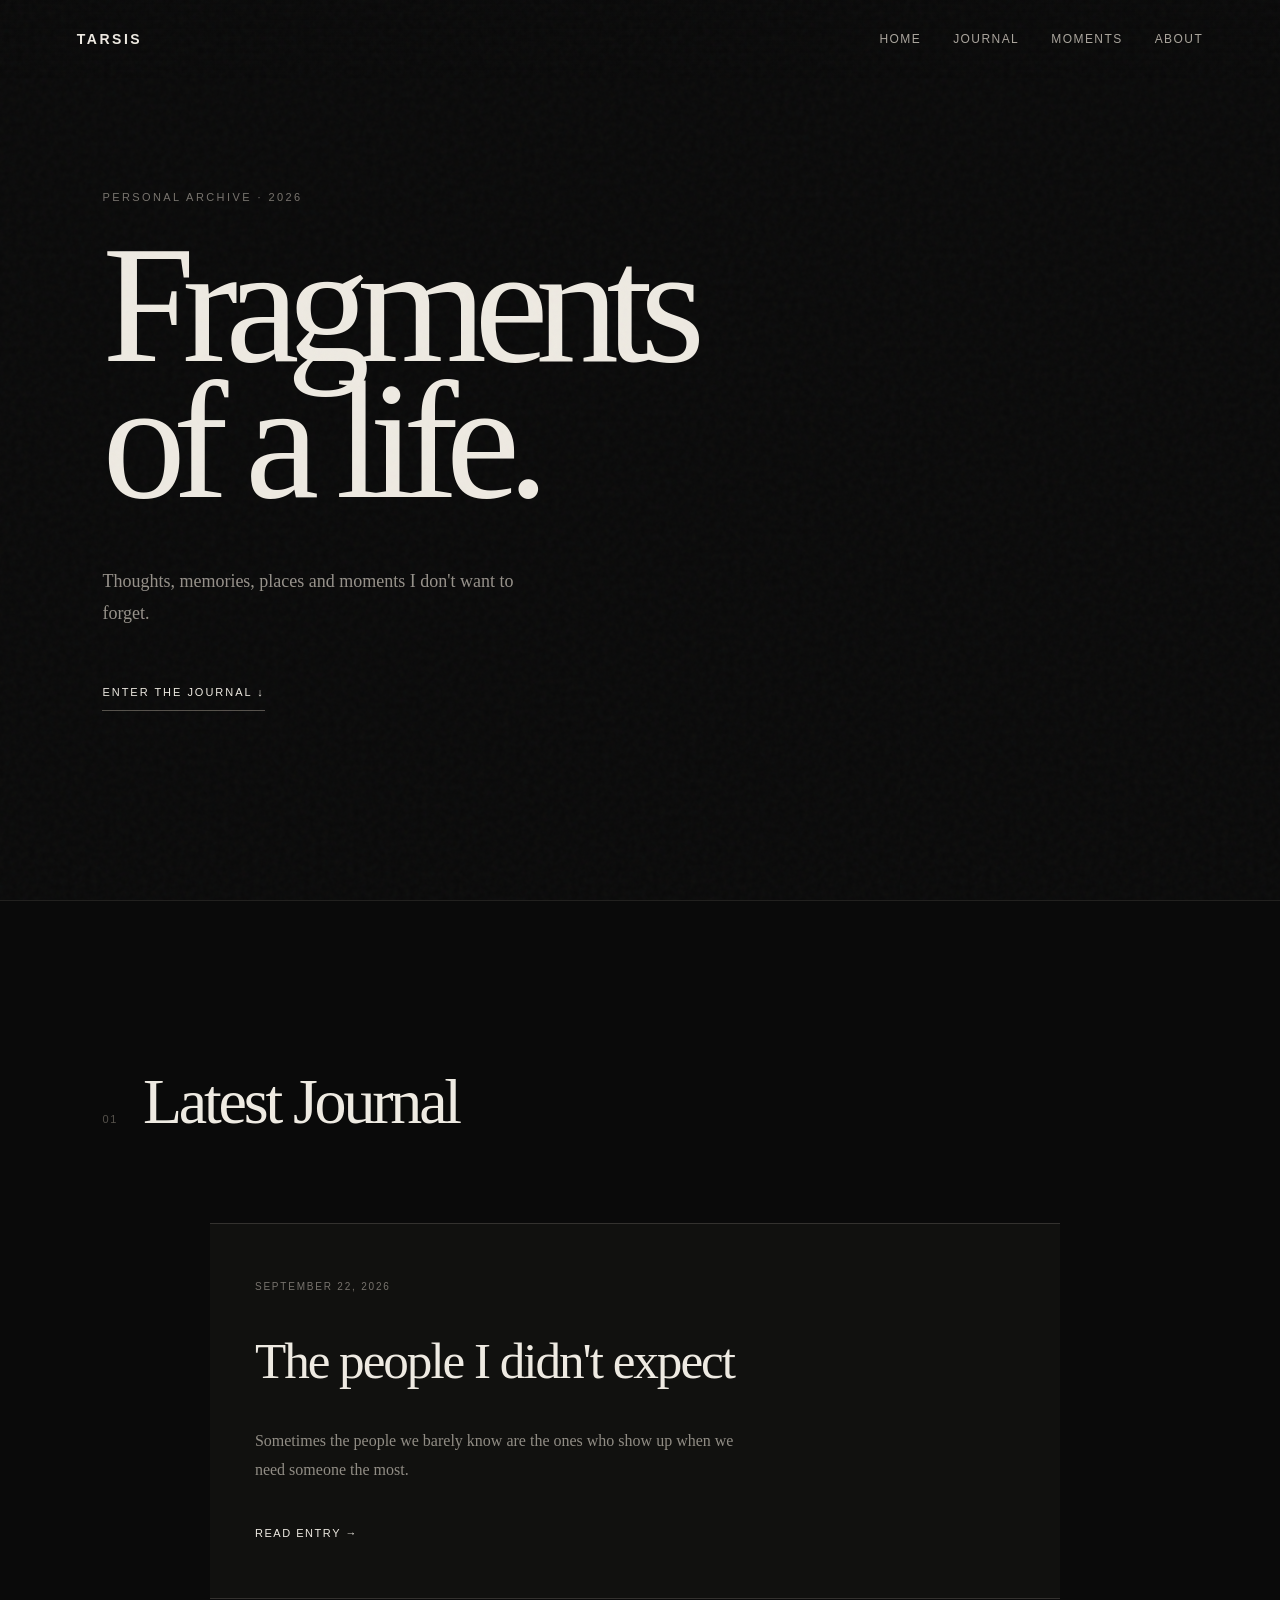
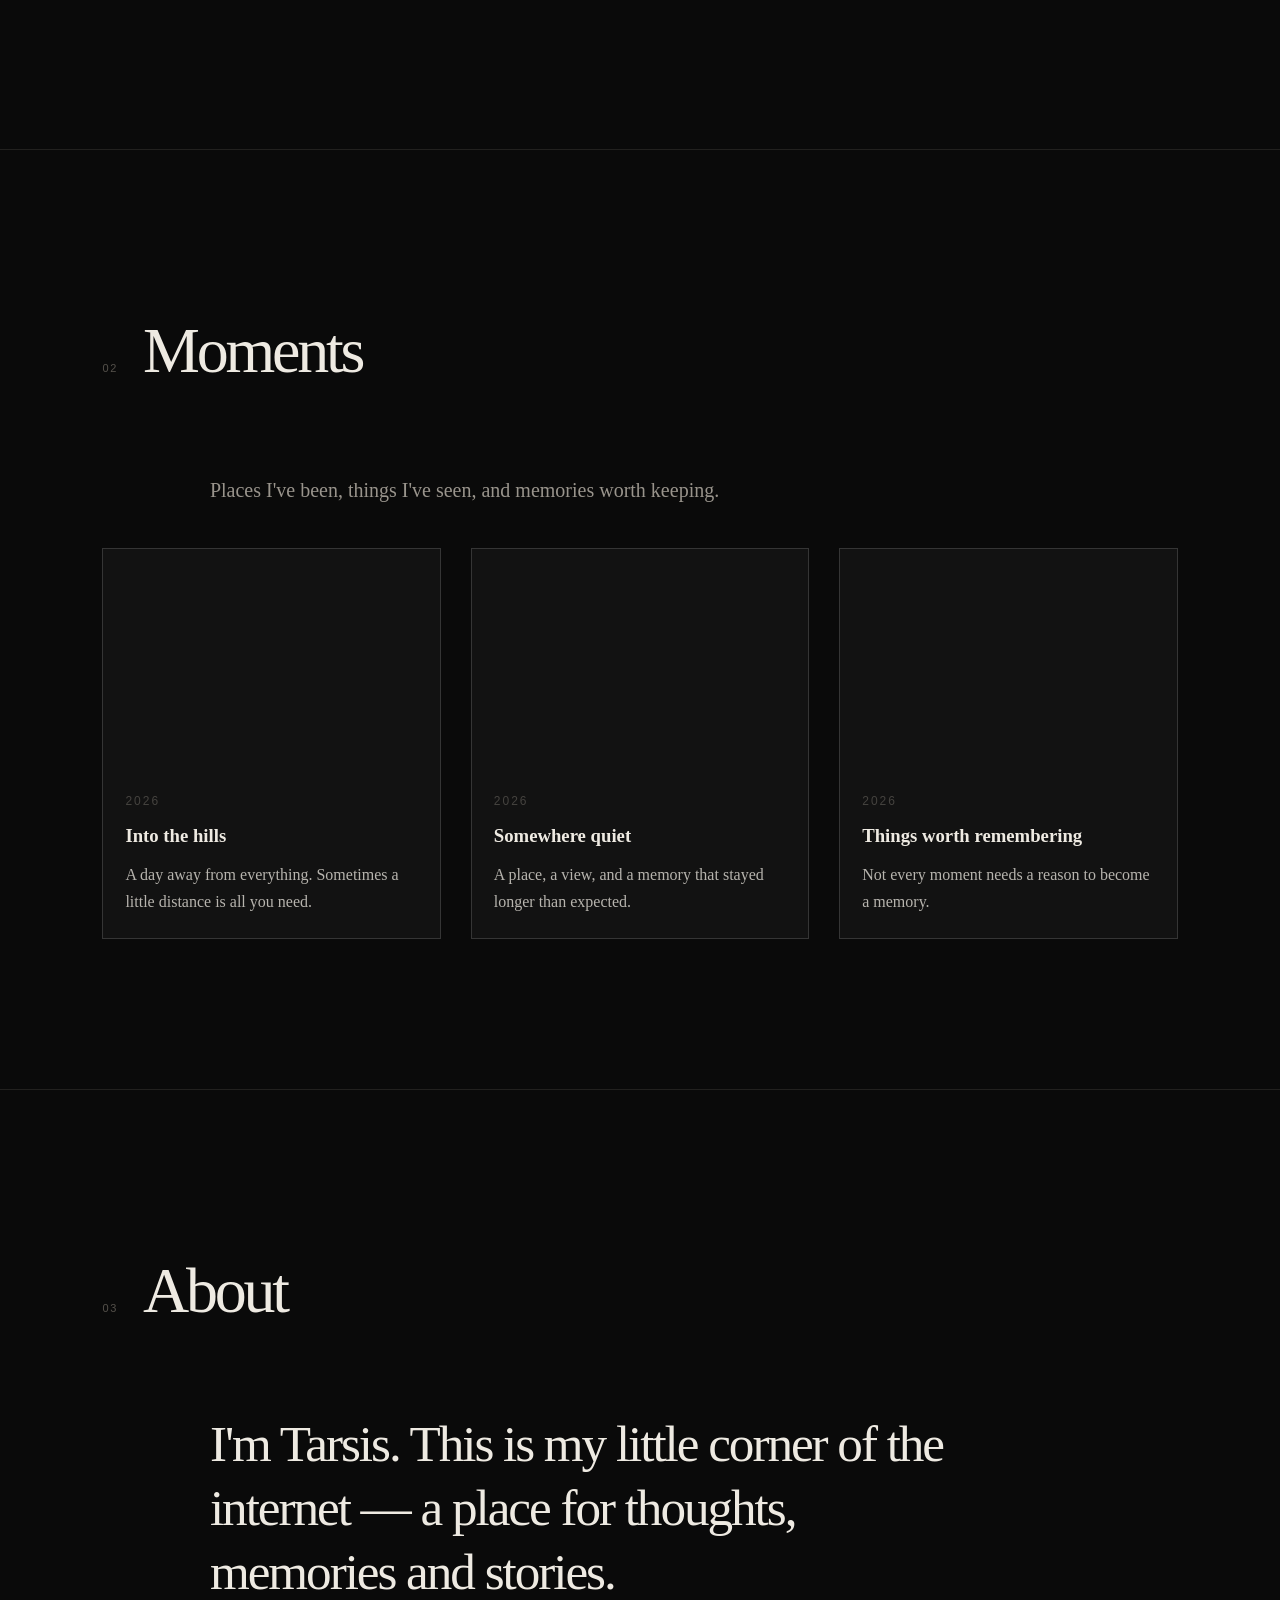
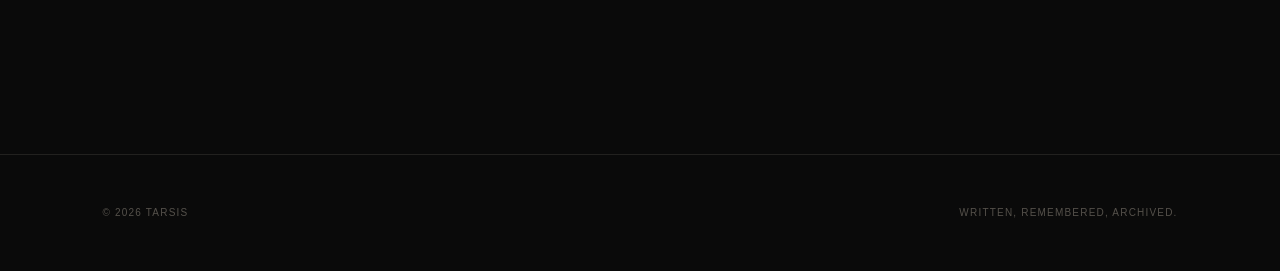
<file: index.html>
<!DOCTYPE html>
<html lang="en">

<head>
    <meta charset="UTF-8">
    <meta name="viewport" content="width=device-width, initial-scale=1.0">

    <title>Tarsis — Journal</title>

    <link rel="stylesheet" href="style.css">
</head>

<body>

    <!-- Navigation -->
    <header class="navbar">

        <a href="index.html" class="logo">TARSIS</a>
        <nav>
            <a href="index.html">Home</a>
            <a href="journal-01.html">Journal</a>
            <a href="#moments">Moments</a>
            <a href="index.html#about">About</a>
        </nav>

    </header>


    <!-- Hero -->
    <main>

        <section class="hero">

            <p class="eyebrow">PERSONAL ARCHIVE · 2026</p>

            <h1>
                Fragments<br>
                of a life.
            </h1>

            <p class="intro">
                Thoughts, memories, places and moments
                I don't want to forget.
            </p>

            <a href="#journal" class="enter">
                Enter the journal ↓
            </a>

        </section>


        <!-- Journal -->
        <section id="journal" class="section">

            <div class="section-heading">
                <span>01</span>
                <h2>Latest Journal</h2>
            </div>

            <article class="journal-card">

                <p class="date">SEPTEMBER 22, 2026</p>

                <h3>
                    The people I didn't expect
                </h3>

                <p>
                    Sometimes the people we barely know
                    are the ones who show up when we need
                    someone the most.
                </p>

                <a href="journal-01.html">Read entry →</a>

            </article>

        </section>


        <!-- Moments -->
<section id="moments" class="section">

    <div class="section-heading">
        <span>02</span>
        <h2>Moments</h2>
    </div>

    <p class="section-text">
        Places I've been, things I've seen,
        and memories worth keeping.
    </p>

    <div class="moments-grid">

        <article class="moment-card">
            <div class="moment-image moment-one"></div>
            <div class="moment-content">
                <p class="date">2026</p>
                <h3>Into the hills</h3>
                <p>
                    A day away from everything.
                    Sometimes a little distance is all you need.
                </p>
            </div>
        </article>

        <article class="moment-card">
            <div class="moment-image moment-two"></div>
            <div class="moment-content">
                <p class="date">2026</p>
                <h3>Somewhere quiet</h3>
                <p>
                    A place, a view, and a memory
                    that stayed longer than expected.
                </p>
            </div>
        </article>

        <article class="moment-card">
            <div class="moment-image moment-three"></div>
            <div class="moment-content">
                <p class="date">2026</p>
                <h3>Things worth remembering</h3>
                <p>
                    Not every moment needs a reason
                    to become a memory.
                </p>
            </div>
        </article>

    </div>

</section>


        <!-- About -->
        <section id="about" class="section about">

            <div class="section-heading">
                <span>03</span>
                <h2>About</h2>
            </div>

            <p class="about-text">
                I'm Tarsis. This is my little corner
                of the internet — a place for thoughts,
                memories and stories.
            </p>

        </section>

    </main>


    <!-- Footer -->
    <footer>

        <p>© 2026 Tarsis</p>

        <p>Written, remembered, archived.</p>

    </footer>

</body>

</html>
</file>
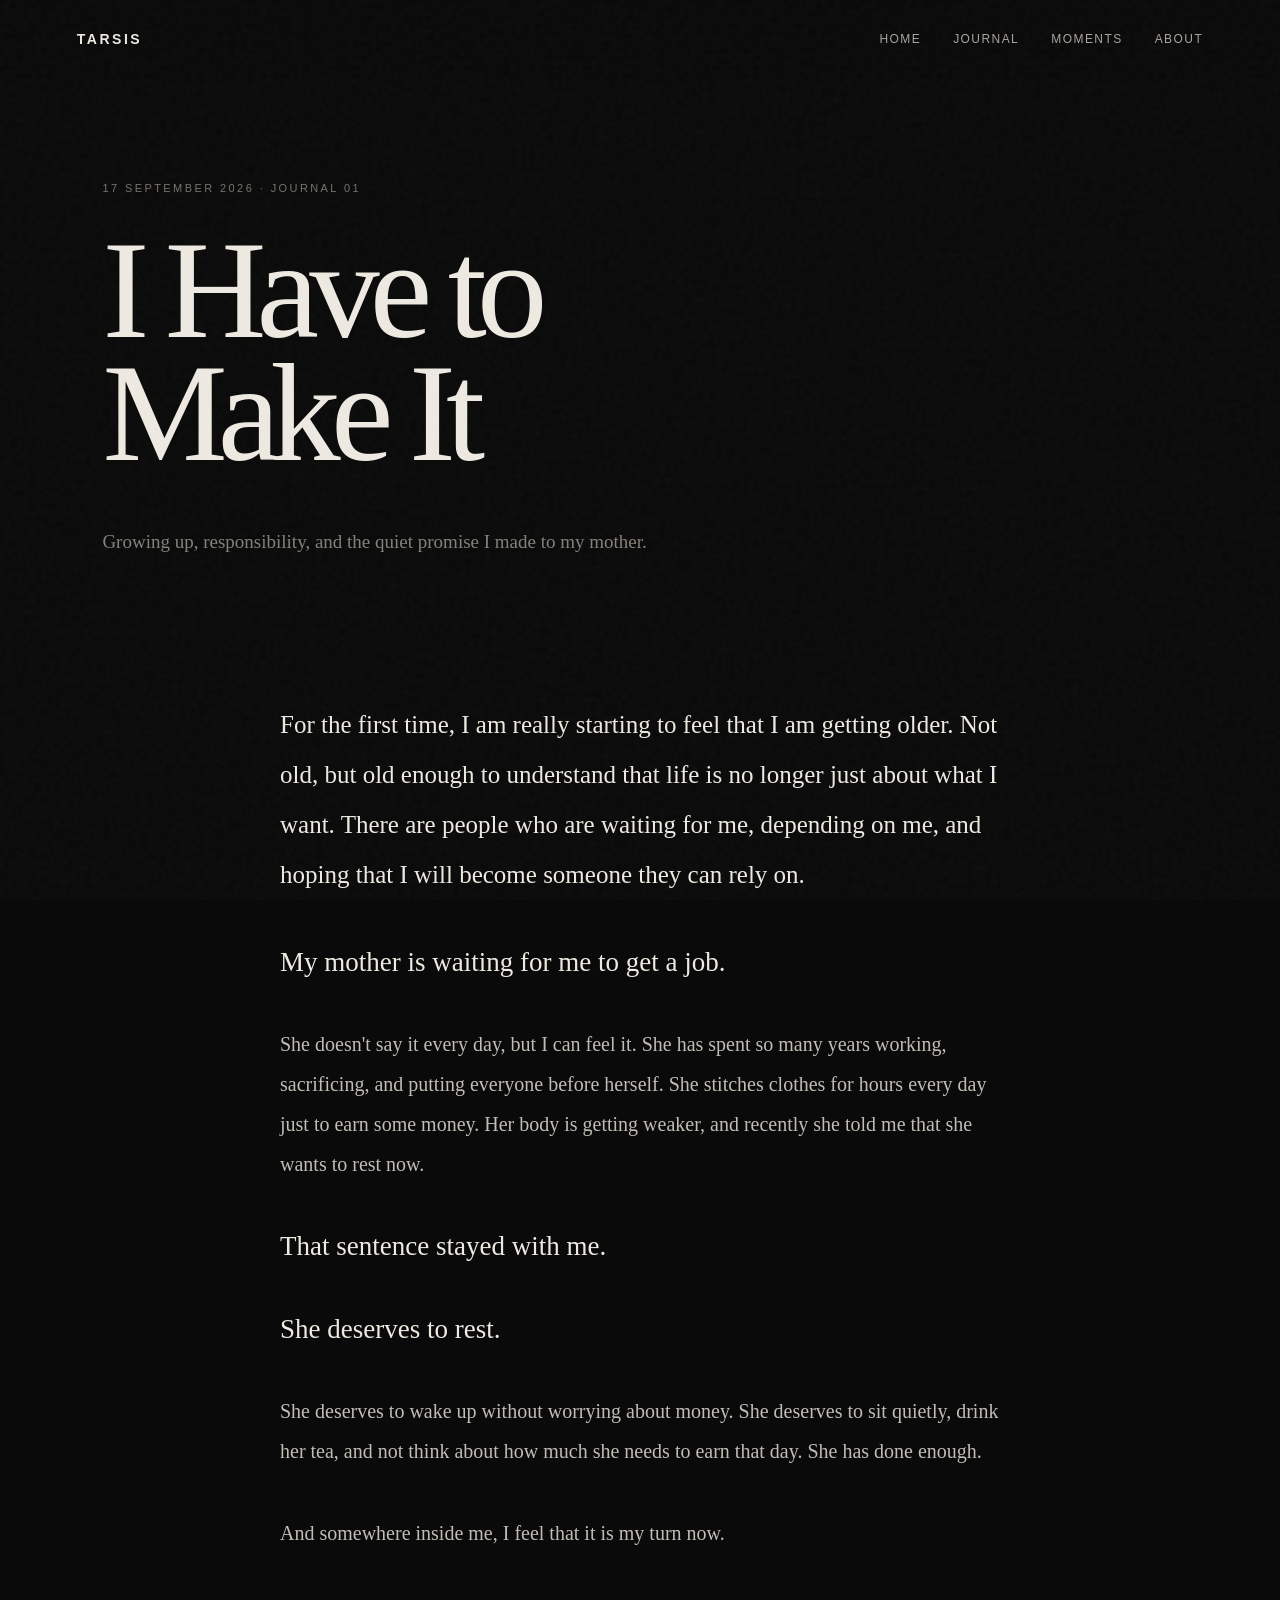
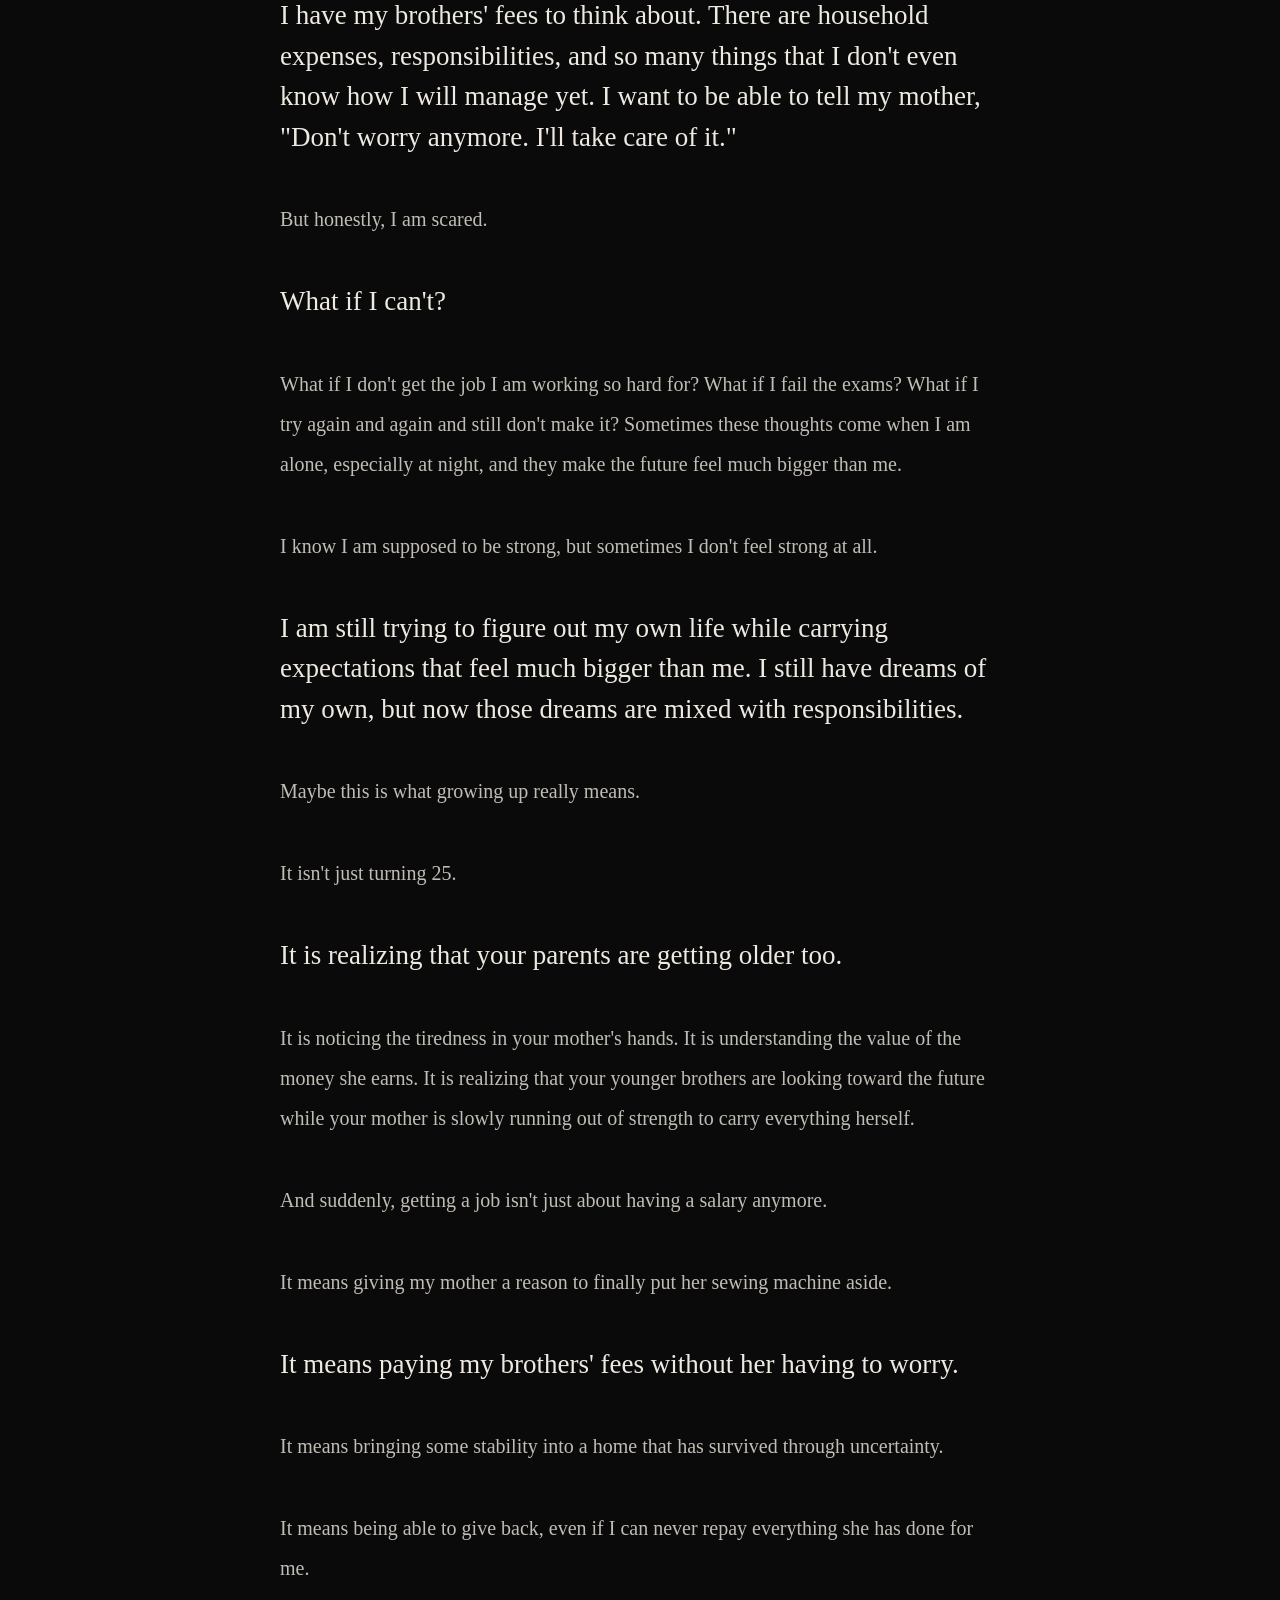
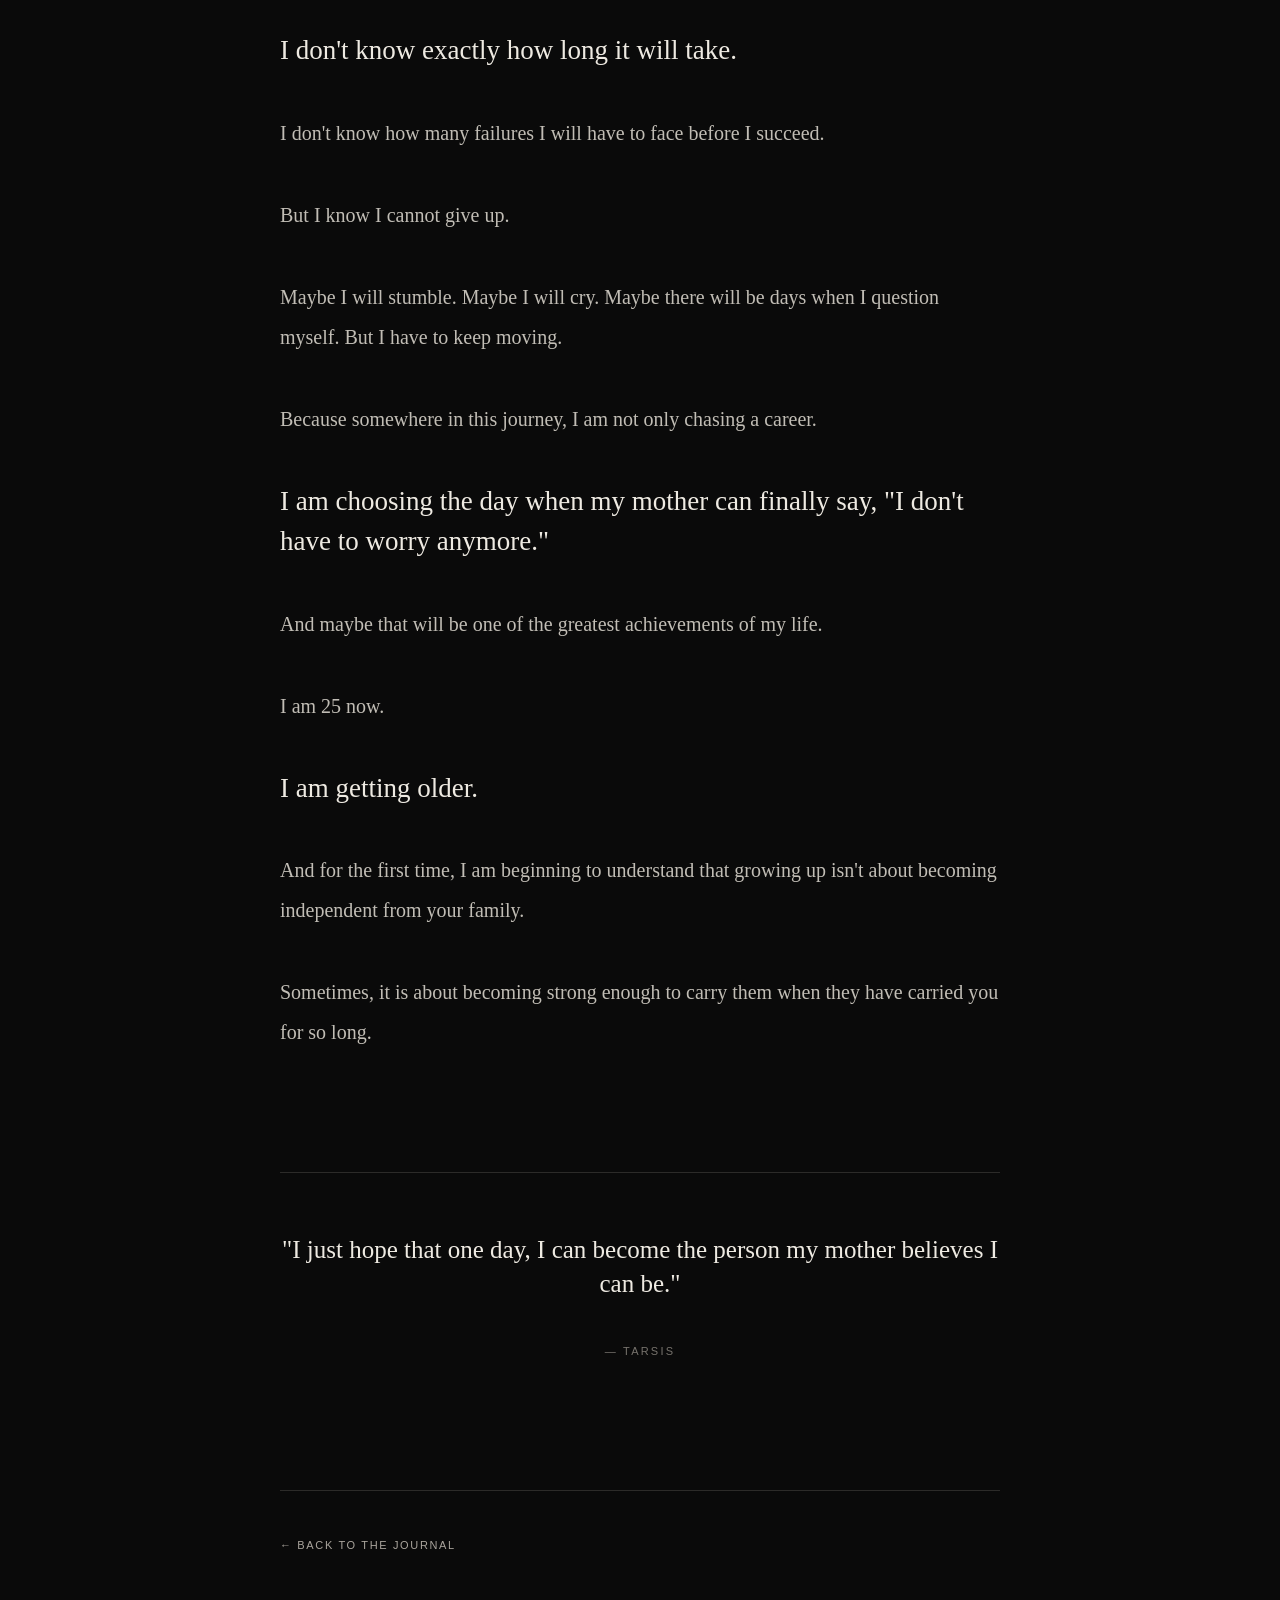
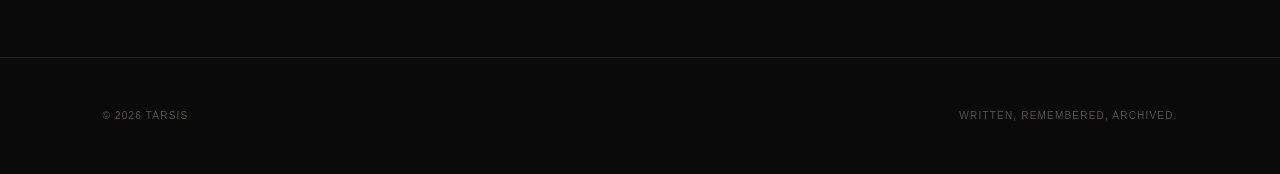
<file: journal-01.html>
<!DOCTYPE html>
<html lang="en">

<head>
    <meta charset="UTF-8">
    <meta name="viewport" content="width=device-width, initial-scale=1.0">

    <title>I Have to Make It — Tarsis</title>

    <link rel="stylesheet" href="style.css">
</head>

<body>

    <header class="navbar">

        <a href="index.html" class="logo">TARSIS</a>

        <nav>
            <a href="index.html">Home</a>
            <a href="index.html#journal">Journal</a>
            <a href="index.html#moments">Moments</a>
            <a href="index.html#about">About</a>
        </nav>

    </header>


    <main class="journal-page">

        <div class="journal-header">

            <p class="eyebrow">17 SEPTEMBER 2026 · JOURNAL 01</p>

            <h1>I Have to<br>Make It</h1>

            <p class="journal-subtitle">
                Growing up, responsibility, and the quiet promise
                I made to my mother.
            </p>

        </div>


        <article class="journal-content">

            <p>
                For the first time, I am really starting to feel
                that I am getting older. Not old, but old enough to
                understand that life is no longer just about what I want.
                There are people who are waiting for me, depending on me,
                and hoping that I will become someone they can rely on.
            </p>

            <p>
                My mother is waiting for me to get a job.
            </p>

            <p>
                She doesn't say it every day, but I can feel it.
                She has spent so many years working, sacrificing,
                and putting everyone before herself. She stitches
                clothes for hours every day just to earn some money.
                Her body is getting weaker, and recently she told me
                that she wants to rest now.
            </p>

            <p>
                That sentence stayed with me.
            </p>

            <p>
                She deserves to rest.
            </p>

            <p>
                She deserves to wake up without worrying about money.
                She deserves to sit quietly, drink her tea, and not
                think about how much she needs to earn that day.
                She has done enough.
            </p>

            <p>
                And somewhere inside me, I feel that it is my turn now.
            </p>

            <p>
                I have my brothers' fees to think about. There are
                household expenses, responsibilities, and so many things
                that I don't even know how I will manage yet.
                I want to be able to tell my mother,
                "Don't worry anymore. I'll take care of it."
            </p>

            <p>
                But honestly, I am scared.
            </p>

            <p>
                What if I can't?
            </p>

            <p>
                What if I don't get the job I am working so hard for?
                What if I fail the exams? What if I try again and again
                and still don't make it?
                Sometimes these thoughts come when I am alone,
                especially at night, and they make the future feel
                much bigger than me.
            </p>

            <p>
                I know I am supposed to be strong, but sometimes
                I don't feel strong at all.
            </p>

            <p>
                I am still trying to figure out my own life while
                carrying expectations that feel much bigger than me.
                I still have dreams of my own, but now those dreams
                are mixed with responsibilities.
            </p>

            <p>
                Maybe this is what growing up really means.
            </p>

            <p>
                It isn't just turning 25.
            </p>

            <p>
                It is realizing that your parents are getting older too.
            </p>

            <p>
                It is noticing the tiredness in your mother's hands.
                It is understanding the value of the money she earns.
                It is realizing that your younger brothers are looking
                toward the future while your mother is slowly running
                out of strength to carry everything herself.
            </p>

            <p>
                And suddenly, getting a job isn't just about having
                a salary anymore.
            </p>

            <p>
                It means giving my mother a reason to finally put
                her sewing machine aside.
            </p>

            <p>
                It means paying my brothers' fees without her having
                to worry.
            </p>

            <p>
                It means bringing some stability into a home that has
                survived through uncertainty.
            </p>

            <p>
                It means being able to give back, even if I can never
                repay everything she has done for me.
            </p>

            <p>
                I don't know exactly how long it will take.
            </p>

            <p>
                I don't know how many failures I will have to face
                before I succeed.
            </p>

            <p>
                But I know I cannot give up.
            </p>

            <p>
                Maybe I will stumble. Maybe I will cry.
                Maybe there will be days when I question myself.
                But I have to keep moving.
            </p>

            <p>
                Because somewhere in this journey,
                I am not only chasing a career.
            </p>

            <p>
                I am choosing the day when my mother can finally say,
                "I don't have to worry anymore."
            </p>

            <p>
                And maybe that will be one of the greatest achievements
                of my life.
            </p>

            <p>
                I am 25 now.
            </p>

            <p>
                I am getting older.
            </p>

            <p>
                And for the first time, I am beginning to understand
                that growing up isn't about becoming independent
                from your family.
            </p>

            <p>
                Sometimes, it is about becoming strong enough to carry
                them when they have carried you for so long.
            </p>

            <div class="journal-ending">

                <p>
                    "I just hope that one day, I can become the person
                    my mother believes I can be."
                </p>

                <span>— Tarsis</span>

            </div>

        </article>


        <div class="journal-back">

            <a href="index.html#journal">
                ← Back to the journal
            </a>

        </div>

    </main>


    <footer>

        <p>© 2026 Tarsis</p>

        <p>Written, remembered, archived.</p>

    </footer>

</body>

</html>
</file>
<file: style.css>
/* ================================
   TARSIS — PERSONAL JOURNAL
   DARK CINEMATIC DESIGN
   ================================ */

* {
    margin: 0;
    padding: 0;
    box-sizing: border-box;
}

html {
    scroll-behavior: smooth;
}

body {
    background: #0a0a0a;
    color: #eeeae2;
    font-family: Georgia, "Times New Roman", serif;
    line-height: 1.6;
}

/* Subtle film grain */

body::before {
    content: "";
    position: fixed;
    inset: 0;
    pointer-events: none;
    z-index: 100;
    opacity: 0.035;

    background-image: url("data:image/svg+xml,%3Csvg viewBox='0 0 180 180' xmlns='http://www.w3.org/2000/svg'%3E%3Cfilter id='noise'%3E%3CfeTurbulence type='fractalNoise' baseFrequency='.8' numOctaves='4' stitchTiles='stitch'/%3E%3C/filter%3E%3Crect width='100%25' height='100%25' filter='url(%23noise)'/%3E%3C/svg%3E");
}

/* ================================
   NAVIGATION
   ================================ */

.navbar {
    position: fixed;
    top: 0;
    left: 0;
    width: 100%;

    display: flex;
    justify-content: space-between;
    align-items: center;

    padding: 28px 6vw;

    z-index: 50;

    background: linear-gradient(
        to bottom,
        rgba(10, 10, 10, 0.95),
        transparent
    );
}

.logo {
    color: #eeeae2;
    text-decoration: none;

    font-family: Arial, sans-serif;
    font-size: 14px;
    font-weight: 700;

    letter-spacing: 0.18em;
}

.navbar nav {
    display: flex;
    gap: 32px;
}

.navbar nav a {
    color: #aaa59d;
    text-decoration: none;

    font-family: Arial, sans-serif;
    font-size: 12px;

    text-transform: uppercase;
    letter-spacing: 0.12em;

    transition: color 0.3s ease;
}

.navbar nav a:hover {
    color: #eeeae2;
}

/* ================================
   HERO
   ================================ */

.hero {
    min-height: 100vh;

    display: flex;
    flex-direction: column;
    justify-content: center;

    padding: 12vw 8vw;
}

.eyebrow {
    font-family: Arial, sans-serif;

    font-size: 11px;
    letter-spacing: 0.22em;

    color: #77736d;

    margin-bottom: 30px;
}

.hero h1 {
    font-family: Georgia, "Times New Roman", serif;

    font-size: clamp(4.5rem, 13vw, 12rem);

    font-weight: 400;

    letter-spacing: -0.075em;

    line-height: 0.82;

    max-width: 1100px;
}

.intro {
    max-width: 430px;

    margin-top: 55px;

    color: #96918a;

    font-size: 18px;

    line-height: 1.8;
}

.enter {
    display: inline-block;

    margin-top: 55px;

    width: fit-content;

    color: #eeeae2;

    text-decoration: none;

    font-family: Arial, sans-serif;

    font-size: 11px;

    text-transform: uppercase;

    letter-spacing: 0.18em;

    border-bottom: 1px solid #55514b;

    padding-bottom: 8px;

    transition: border-color 0.3s ease;
}

.enter:hover {
    border-color: #eeeae2;
}

/* ================================
   SECTIONS
   ================================ */

.section {
    padding: 150px 8vw;

    border-top: 1px solid #22211f;
}

.section-heading {
    display: flex;
    align-items: baseline;

    gap: 25px;

    margin-bottom: 70px;
}

.section-heading span {
    font-family: Arial, sans-serif;

    color: #55514b;

    font-size: 11px;
    letter-spacing: 0.15em;
}

.section-heading h2 {
    font-size: clamp(2.5rem, 5vw, 5rem);

    font-weight: 400;

    letter-spacing: -0.05em;
}

/* ================================
   JOURNAL CARD
   ================================ */

.journal-card {
    max-width: 850px;

    margin-left: 10%;

    padding: 55px 0;

    border-top: 1px solid #34322f;
    border-bottom: 1px solid #34322f;
}

.date {
    font-family: Arial, sans-serif;

    color: #68645e;

    font-size: 10px;

    letter-spacing: 0.18em;
}

.journal-card h3 {
    margin-top: 25px;

    font-size: clamp(2rem, 4vw, 4rem);

    font-weight: 400;

    letter-spacing: -0.04em;
}

.journal-card > p:not(.date) {
    max-width: 600px;

    margin-top: 25px;

    color: #99948c;

    font-size: 17px;

    line-height: 1.8;
}

.journal-card a {
    display: inline-block;

    margin-top: 30px;

    color: #eeeae2;

    text-decoration: none;

    font-family: Arial, sans-serif;

    font-size: 11px;

    text-transform: uppercase;

    letter-spacing: 0.15em;
}

/* ================================
   MOMENTS
   ================================ */

.section-text {
    max-width: 600px;

    margin-left: 10%;

    color: #99948c;

    font-size: 20px;

    line-height: 1.8;
}

/* ================================
   ABOUT
   ================================ */

.about {
    min-height: 70vh;
}

.about-text {
    max-width: 750px;

    margin-left: 10%;

    font-size: clamp(2rem, 4vw, 4rem);

    line-height: 1.25;

    letter-spacing: -0.04em;
}

/* ================================
   FOOTER
   ================================ */

footer {
    padding: 50px 8vw;

    display: flex;
    justify-content: space-between;

    border-top: 1px solid #22211f;

    color: #55514b;

    font-family: Arial, sans-serif;

    font-size: 10px;

    letter-spacing: 0.12em;

    text-transform: uppercase;
}

/* ================================
   MOBILE
   ================================ */

@media (max-width: 700px) {

    .navbar {
        padding: 22px 6vw;
    }

    .navbar nav {
        gap: 16px;
    }

    .navbar nav a {
        font-size: 9px;
    }

    .hero {
        padding: 30vw 7vw 15vw;
    }

    .hero h1 {
        font-size: clamp(4rem, 18vw, 7rem);
    }

    .intro {
        font-size: 16px;
        margin-top: 40px;
    }

    .section {
        padding: 100px 7vw;
    }

    .section-heading {
        margin-bottom: 50px;
    }

    .journal-card,
    .section-text,
    .about-text {
        margin-left: 0;
    }

    .journal-card h3 {
        font-size: 2.4rem;
    }

    footer {
        flex-direction: column;
        gap: 15px;
    }
}

/* ================================
   JOURNAL PAGE
   ================================ */

.journal-page {
    padding: 180px 8vw 100px;
}

/* Journal title */

.journal-header {
    max-width: 1000px;
    margin-bottom: 140px;
}

.journal-header h1 {
    font-family: Georgia, "Times New Roman", serif;
    font-size: clamp(4rem, 11vw, 10rem);
    font-weight: 400;
    line-height: 0.88;
    letter-spacing: -0.07em;
}

.journal-subtitle {
    max-width: 550px;
    margin-top: 50px;
    color: #85817a;
    font-size: 19px;
    line-height: 1.8;
}

/* Journal writing */

.journal-content {
    max-width: 720px;
    margin: 0 auto;
}

.journal-content p {
    margin-bottom: 42px;
    color: #c1bdb5;
    font-size: 20px;
    line-height: 2;
}

.journal-content p:first-child {
    font-size: 25px;
    color: #eeeae2;
}

.journal-content p:nth-child(2),
.journal-content p:nth-child(4),
.journal-content p:nth-child(5),
.journal-content p:nth-child(8),
.journal-content p:nth-child(10),
.journal-content p:nth-child(13),
.journal-content p:nth-child(16),
.journal-content p:nth-child(20),
.journal-content p:nth-child(23),
.journal-content p:nth-child(28),
.journal-content p:nth-child(31) {
    color: #eeeae2;
    font-size: 27px;
    line-height: 1.5;
}

/* Ending */

.journal-ending {
    margin-top: 120px;
    padding-top: 60px;
    border-top: 1px solid #2c2b29;
    text-align: center;
}

.journal-ending p {
    color: #eeeae2;
    font-size: clamp(1.8rem, 4vw, 3.5rem);
    line-height: 1.35;
}

.journal-ending span {
    display: block;
    margin-top: 35px;
    color: #77736d;
    font-family: Arial, sans-serif;
    font-size: 11px;
    letter-spacing: 0.2em;
    text-transform: uppercase;
}

/* Back button */

.journal-back {
    max-width: 720px;
    margin: 130px auto 0;
    padding-top: 40px;
    border-top: 1px solid #2c2b29;
}

.journal-back a {
    color: #aaa59d;
    text-decoration: none;
    font-family: Arial, sans-serif;
    font-size: 11px;
    letter-spacing: 0.15em;
    text-transform: uppercase;
}

.journal-back a:hover {
    color: #eeeae2;
}

/* Mobile journal */

@media (max-width: 700px) {

    .journal-page {
        padding: 140px 7vw 80px;
    }

    .journal-header {
        margin-bottom: 90px;
    }

    .journal-header h1 {
        font-size: clamp(4rem, 18vw, 7rem);
    }

    .journal-subtitle {
        font-size: 16px;
        margin-top: 35px;
    }

    .journal-content p {
        font-size: 17px;
        line-height: 1.9;
        margin-bottom: 35px;
    }

    .journal-content p:first-child {
        font-size: 21px;
    }

    .journal-content p:nth-child(2),
    .journal-content p:nth-child(4),
    .journal-content p:nth-child(5),
    .journal-content p:nth-child(8),
    .journal-content p:nth-child(10),
    .journal-content p:nth-child(13),
    .journal-content p:nth-child(16),
    .journal-content p:nth-child(20),
    .journal-content p:nth-child(23),
    .journal-content p:nth-child(28),
    .journal-content p:nth-child(31) {
        font-size: 22px;
    }
}

/* =========================================
   JOURNAL ARCHIVE
   ========================================= */

.journal-archive {
    max-width: 1000px;
    margin: 0 auto;
    display: grid;
    grid-template-columns: repeat(2, 1fr);
    gap: 2px;
    background: #292825;
}

.journal-card {
    background: #11110f;
    padding: 55px 45px;
    min-height: 360px;
    display: flex;
    flex-direction: column;
    justify-content: space-between;
    transition: transform 0.3s ease, background 0.3s ease;
}

.journal-card:hover {
    background: #171714;
    transform: translateY(-4px);
}

.journal-card .date {
    color: #77736d;
    font-family: Arial, sans-serif;
    font-size: 10px;
    letter-spacing: 0.18em;
    text-transform: uppercase;
}

.journal-card h2 {
    margin: 45px 0 20px;
    font-family: Georgia, "Times New Roman", serif;
    font-size: clamp(2rem, 4vw, 3.5rem);
    font-weight: 400;
    line-height: 1;
}

.journal-card p:not(.date) {
    color: #918d85;
    font-size: 16px;
    line-height: 1.8;
    max-width: 500px;
}

.journal-card a {
    display: inline-block;
    margin-top: 40px;
    color: #eeeae2;
    text-decoration: none;
    font-family: Arial, sans-serif;
    font-size: 11px;
    letter-spacing: 0.14em;
    text-transform: uppercase;
}

.journal-card a:hover {
    opacity: 0.6;
}


/* =========================================
   JOURNAL ARCHIVE MOBILE
   ========================================= */

@media (max-width: 700px) {

    .journal-archive {
        grid-template-columns: 1fr;
    }

    .journal-card {
        min-height: 320px;
        padding: 40px 30px;
    }

    .journal-card h2 {
        margin-top: 35px;
        font-size: 2.4rem;
    }

}

/* Moments cards */
.moments-grid {
    display: grid;
    grid-template-columns: repeat(3, 1fr);
    gap: 30px;
    margin-top: 40px;
}

.moment-card {
    border: 1px solid rgba(255,255,255,0.15);
    background: rgba(255,255,255,0.03);
    overflow: hidden;
}

.moment-image {
    height: 220px;
    background-size: cover;
    background-position: center;
}


.moment-content {
    padding: 22px;
}

.moment-content .date {
    font-size: 0.75rem;
    letter-spacing: 2px;
    opacity: 0.6;
}

.moment-content h3 {
    margin: 10px 0;
}

.moment-content p {
    line-height: 1.7;
    opacity: 0.75;
}

@media (max-width: 700px) {
    .moments-grid {
        grid-template-columns: 1fr;
    }
}
</file>
